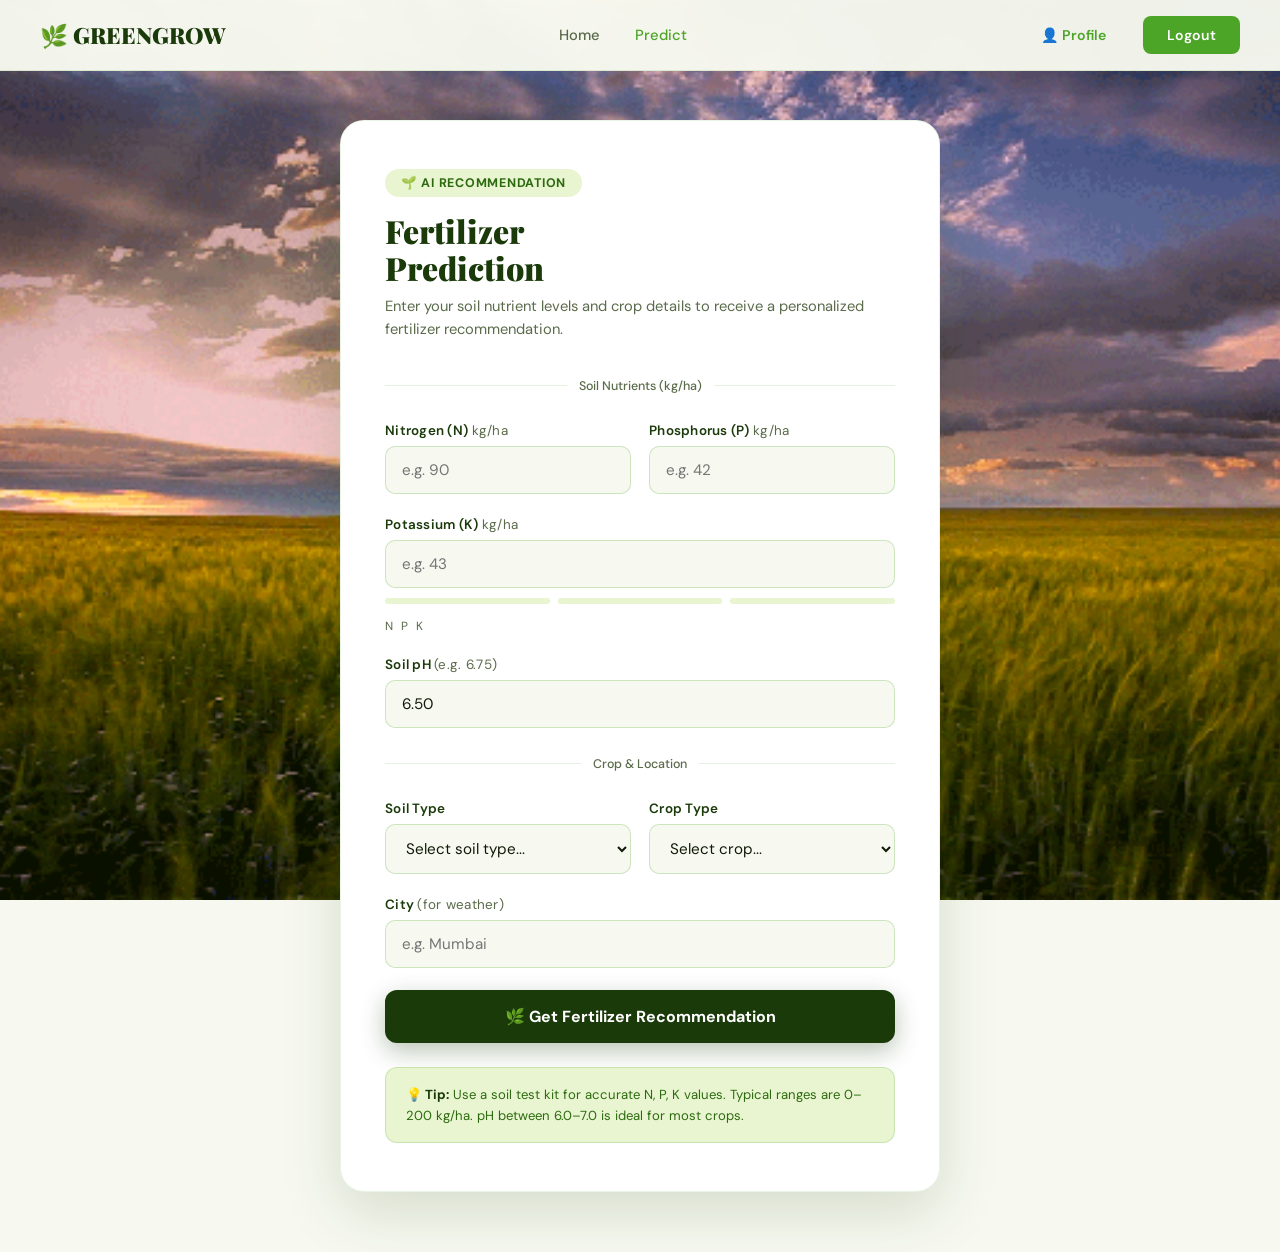
<file: templates/index.html>
<!doctype html>
<html lang="en">
  <head>
    <meta charset="UTF-8" />
    <meta name="viewport" content="width=device-width, initial-scale=1.0" />
    <title>Predict - GreenGrow</title>
    <link
      href="https://fonts.googleapis.com/css2?family=Playfair+Display:wght@400;700;900&family=DM+Sans:wght@300;400;500;600&display=swap"
      rel="stylesheet"
    />
    <style>
      :root {
        --gd: #1a3a0a;
        --gm: #2d6a0f;
        --gb: #4da528;
        --gl: #a8d870;
        --gp: #e8f5d0;
        --cr: #f7f9f0;
        --td: #111a08;
        --tm: #5a6b4a;
        --sh: 0 20px 60px rgba(26, 58, 10, 0.15);
      }
      * {
        margin: 0;
        padding: 0;
        box-sizing: border-box;
      }
      body {
        font-family: "DM Sans", sans-serif;
        background: var(--cr);
        color: var(--td);
        min-height: 100vh;
        margin: 0;
        padding: 0;
        background-image: url("/static/backg.gif");
        background-repeat: no-repeat;
        background-position: center center;
        background-attachment: fixed;
        background-size: cover;
      }

      /* NAVBAR */
      .navbar {
        position: fixed;
        top: 0;
        left: 0;
        right: 0;
        z-index: 1000;
        display: flex;
        align-items: center;
        justify-content: space-between;
        padding: 16px 40px;
        background: rgba(247, 249, 240, 0.97);
        backdrop-filter: blur(20px);
        border-bottom: 1px solid rgba(77, 165, 40, 0.15);
      }
      .nav-logo {
        display: flex;
        align-items: center;
        gap: 10px;
        font-family: "Playfair Display", serif;
        font-size: 1.4rem;
        font-weight: 900;
        color: var(--gd);
        text-decoration: none;
      }
      .nav-center {
        display: flex;
        gap: 35px;
      }
      .nav-center a {
        text-decoration: none;
        color: var(--tm);
        font-size: 0.92rem;
        font-weight: 500;
        transition: color 0.2s;
      }
      .nav-center a:hover,
      .nav-center a.active {
        color: var(--gb);
      }
      .nav-right {
        display: flex;
        align-items: center;
        gap: 15px;
      }
      .nav-btn {
        border: none;
        background: transparent;
        color: var(--gb);
        padding: 9px 22px;
        border-radius: 8px;
        font-size: 0.88rem;
        font-weight: 600;
        cursor: pointer;
        font-family: "DM Sans", sans-serif;
        transition: all 0.2s;
        text-decoration: none;
        display: inline-block;
      }
      .nav-btn:hover {
        background: var(--gp);
      }
      .btn-logout {
        background: var(--gb);
        color: white;
        padding: 10px 24px;
      }
      .btn-logout:hover {
        background: var(--gm);
      }

      /* PAGE */
      .page {
        padding: 120px 20px 60px;
        min-height: 100vh;
        display: flex;
        align-items: flex-start;
        justify-content: center;
      }
      .form-wrap {
        width: 100%;
        max-width: 600px;
      }
      .form-card {
        background: white;
        border-radius: 24px;
        padding: 48px 44px;
        box-shadow: var(--sh);
        border: 1px solid rgba(77, 165, 40, 0.12);
      }
      .form-header {
        margin-bottom: 36px;
      }
      .form-badge {
        display: inline-flex;
        align-items: center;
        gap: 8px;
        background: var(--gp);
        border-radius: 100px;
        padding: 6px 16px;
        font-size: 0.78rem;
        font-weight: 700;
        color: var(--gm);
        letter-spacing: 0.06em;
        text-transform: uppercase;
        margin-bottom: 16px;
      }
      .form-header h1 {
        font-family: "Playfair Display", serif;
        font-size: 2rem;
        font-weight: 900;
        color: var(--gd);
        line-height: 1.15;
      }
      .form-header p {
        color: var(--tm);
        font-size: 0.92rem;
        margin-top: 8px;
        line-height: 1.6;
      }

      /* INPUTS */
      .field-group {
        margin-bottom: 22px;
      }
      .field-row {
        display: grid;
        grid-template-columns: 1fr 1fr;
        gap: 18px;
      }
      label {
        display: block;
        font-size: 0.84rem;
        font-weight: 600;
        color: var(--gd);
        margin-bottom: 7px;
        letter-spacing: 0.02em;
      }
      label span {
        color: var(--tm);
        font-weight: 400;
      }
      input[type="number"],
      select {
        width: 100%;
        padding: 13px 16px;
        border: 1.5px solid rgba(77, 165, 40, 0.25);
        border-radius: 10px;
        font-family: "DM Sans", sans-serif;
        font-size: 0.95rem;
        color: var(--td);
        background: var(--cr);
        transition:
          border-color 0.2s,
          box-shadow 0.2s;
        outline: none;
      }
      input[type="number"]:focus,
      select:focus {
        border-color: var(--gb);
        box-shadow: 0 0 0 3px rgba(77, 165, 40, 0.12);
      }
      input[type="text"] {
        width: 100%;
        padding: 13px 16px;
        border: 1.5px solid rgba(77, 165, 40, 0.25);
        border-radius: 10px;
        font-family: "DM Sans", sans-serif;
        font-size: 0.95rem;
        color: var(--td);
        background: var(--cr);
        transition:
          border-color 0.2s,
          box-shadow 0.2s;
        outline: none;
      }
      input[type="text"]:focus {
        border-color: var(--gb);
        box-shadow: 0 0 0 3px rgba(77, 165, 40, 0.12);
      }

      /* NPK INDICATOR */
      .npk-bar {
        display: flex;
        gap: 8px;
        margin-top: 10px;
      }
      .npk-segment {
        flex: 1;
        height: 6px;
        border-radius: 3px;
        background: var(--gp);
        overflow: hidden;
      }
      .npk-fill {
        height: 100%;
        border-radius: 3px;
        background: var(--gb);
        transition: width 0.4s ease;
        width: 0%;
      }
      .npk-label {
        font-size: 0.74rem;
        color: var(--tm);
        text-align: center;
        margin-top: 4px;
      }

      /* DIVIDER */
      .divider {
        display: flex;
        align-items: center;
        gap: 12px;
        margin: 28px 0;
      }
      .divider hr {
        flex: 1;
        border: none;
        border-top: 1px solid rgba(77, 165, 40, 0.15);
      }
      .divider span {
        font-size: 0.78rem;
        color: var(--tm);
        font-weight: 500;
        white-space: nowrap;
      }

      /* SUBMIT */
      .btn-submit {
        width: 100%;
        background: var(--gd);
        color: white;
        border: none;
        padding: 16px;
        border-radius: 12px;
        font-size: 1rem;
        font-weight: 700;
        cursor: pointer;
        font-family: "DM Sans", sans-serif;
        transition: all 0.25s;
        box-shadow: 0 8px 25px rgba(26, 58, 10, 0.3);
        display: flex;
        align-items: center;
        justify-content: center;
        gap: 10px;
        margin-top: 8px;
      }
      .btn-submit:hover {
        background: var(--gm);
        transform: translateY(-2px);
        box-shadow: 0 12px 35px rgba(26, 58, 10, 0.4);
      }

      /* TIPS */
      .tips-box {
        background: var(--gp);
        border-radius: 12px;
        padding: 16px 20px;
        margin-top: 24px;
        border: 1px solid rgba(77, 165, 40, 0.2);
      }
      .tips-box p {
        font-size: 0.82rem;
        color: var(--gm);
        line-height: 1.6;
      }
      .tips-box strong {
        color: var(--gd);
      }

      /* RESPONSIVE */
      @media (max-width: 1024px) {
        .navbar {
          padding: 14px 24px;
        }
        .nav-center {
          gap: 20px;
        }
        .page {
          padding: 110px 16px 40px;
        }
        .form-card {
          padding: 32px 24px;
        }
      }

      @media (max-width: 768px) {
        .navbar {
          padding: 12px 16px;
        }
        .nav-center {
          display: none;
        }
        .nav-logo {
          font-size: 1.2rem;
        }
        .page {
          padding: 100px 12px 30px;
        }
        .form-card {
          padding: 24px 16px;
        }
        .form-header h1 {
          font-size: 1.5rem;
        }
        .field-row {
          grid-template-columns: 1fr;
        }
      }

      @media (max-width: 480px) {
        .navbar {
          padding: 10px 12px;
        }
        .nav-right {
          gap: 8px;
        }
        .nav-btn {
          padding: 8px 16px;
          font-size: 0.75rem;
        }
        .page {
          padding: 90px 8px 20px;
        }
        .form-card {
          padding: 16px 12px;
        }
        .form-header h1 {
          font-size: 1.3rem;
        }
        .form-header {
          margin-bottom: 24px;
        }
        .field-group {
          margin-bottom: 16px;
        }
        input[type="number"],
        select,
        input[type="text"] {
          font-size: 16px;
          padding: 12px 14px;
        }
        label {
          font-size: 0.78rem;
        }
        .btn-submit {
          font-size: 0.9rem;
          padding: 14px;
        }
      }
    </style>
  </head>
  <body>
    <nav class="navbar">
      <a class="nav-logo" href="/">🌿 GREENGROW</a>
      <div class="nav-center">
        <a href="/">Home</a>
        <a href="/predict_page" class="active">Predict</a>
      </div>
      <div class="nav-right">
        <a href="/profile" class="nav-btn">👤 Profile</a>
        <!--<a href="/history" class="nav-btn">📊 History</a>-->
        <a href="/logout" class="nav-btn btn-logout">Logout</a>
      </div>
    </nav>

    <div class="page">
      <div class="form-wrap">
        <div class="form-card">
          <div class="form-header">
            <div class="form-badge">🌱 AI Recommendation</div>
            <h1>Fertilizer<br />Prediction</h1>
            <p>
              Enter your soil nutrient levels and crop details to receive a
              personalized fertilizer recommendation.
            </p>
          </div>

          <form action="/predict" method="POST">
            <div class="divider">
              <hr />
              <span>Soil Nutrients (kg/ha)</span>
              <hr />
            </div>

            <div class="field-row">
              <div class="field-group">
                <label for="N">Nitrogen (N) <span>kg/ha</span></label>
                <input
                  type="number"
                  id="N"
                  name="Nitrogen"
                  placeholder="e.g. 90"
                  min="0"
                  max="200"
                  required
                  oninput="updateBar('n-fill', this.value, 200)"
                />
              </div>
              <div class="field-group">
                <label for="P">Phosphorus (P) <span>kg/ha</span></label>
                <input
                  type="number"
                  id="P"
                  name="Phosphorus"
                  placeholder="e.g. 42"
                  min="0"
                  max="200"
                  required
                  oninput="updateBar('p-fill', this.value, 200)"
                />
              </div>
            </div>

            <div class="field-group">
              <label for="K">Potassium (K) <span>kg/ha</span></label>
              <input
                type="number"
                id="K"
                name="Potassium"
                placeholder="e.g. 43"
                min="0"
                max="200"
                required
                oninput="updateBar('k-fill', this.value, 200)"
              />
              <div class="npk-bar">
                <div class="npk-segment">
                  <div class="npk-fill" id="n-fill"></div>
                </div>
                <div class="npk-segment">
                  <div class="npk-fill" id="p-fill"></div>
                </div>
                <div class="npk-segment">
                  <div class="npk-fill" id="k-fill"></div>
                </div>
              </div>
              <div class="npk-bar">
                <div class="npk-label">N</div>
                <div class="npk-label">P</div>
                <div class="npk-label">K</div>
              </div>
            </div>

            <div class="field-group">
              <label for="pH">Soil pH <span>(e.g. 6.75)</span></label>
              <input
                type="number"
                id="pH"
                name="pH"
                placeholder="e.g. 6.75"
                min="4.00"
                max="9.00"
                step="0.01"
                value="6.50"
              />
            </div>

            <div class="divider">
              <hr />
              <span>Crop & Location</span>
              <hr />
            </div>

            <div class="field-row">
              <div class="field-group">
                <label for="Soil">Soil Type</label>
                <select id="Soil" name="Soil" required>
                  <option value="">Select soil type...</option>
                  <option value="Sandy">Sandy</option>
                  <option value="Loamy">Loamy</option>
                  <option value="Clayey">Clayey</option>
                  <option value="Red">Red</option>
                  <option value="Black">Black</option>
                </select>
              </div>
              <div class="field-group">
                <label for="Crop">Crop Type</label>
                <select id="Crop" name="Crop" required>
                  <option value="">Select crop...</option>
                  <option value="Wheat">🌾 Wheat</option>
                  <option value="Paddy">🌾 Paddy (Rice)</option>
                  <option value="Maize">🌽 Maize</option>
                  <option value="Barley">🌾 Barley</option>
                  <option value="Millets">🌾 Millets</option>
                  <option value="Sugarcane">🎋 Sugarcane</option>
                  <option value="Cotton">🌱 Cotton</option>
                  <option value="Tobacco">🍃 Tobacco</option>
                  <option value="Oil seeds">🌻 Oil Seeds</option>
                  <option value="Pulses">🫘 Pulses</option>
                  <option value="Ground Nuts">🥜 Ground Nuts</option>
                </select>
              </div>
            </div>

            <div class="field-group">
              <label for="City">City <span>(for weather)</span></label>
              <input
                type="text"
                id="City"
                name="City"
                placeholder="e.g. Mumbai"
                required
              />
            </div>

            <button type="submit" class="btn-submit">
              🌿 Get Fertilizer Recommendation
            </button>
          </form>

          <div class="tips-box">
            <p>
              <strong>💡 Tip:</strong> Use a soil test kit for accurate N, P, K
              values. Typical ranges are 0–200 kg/ha. pH between 6.0–7.0 is
              ideal for most crops.
            </p>
          </div>
        </div>
      </div>
    </div>

    <script>
      function updateBar(id, value, max) {
        const pct = Math.min(100, (parseFloat(value) / max) * 100) || 0;
        document.getElementById(id).style.width = pct + "%";
      }
    </script>
  </body>
</html>
</file>
